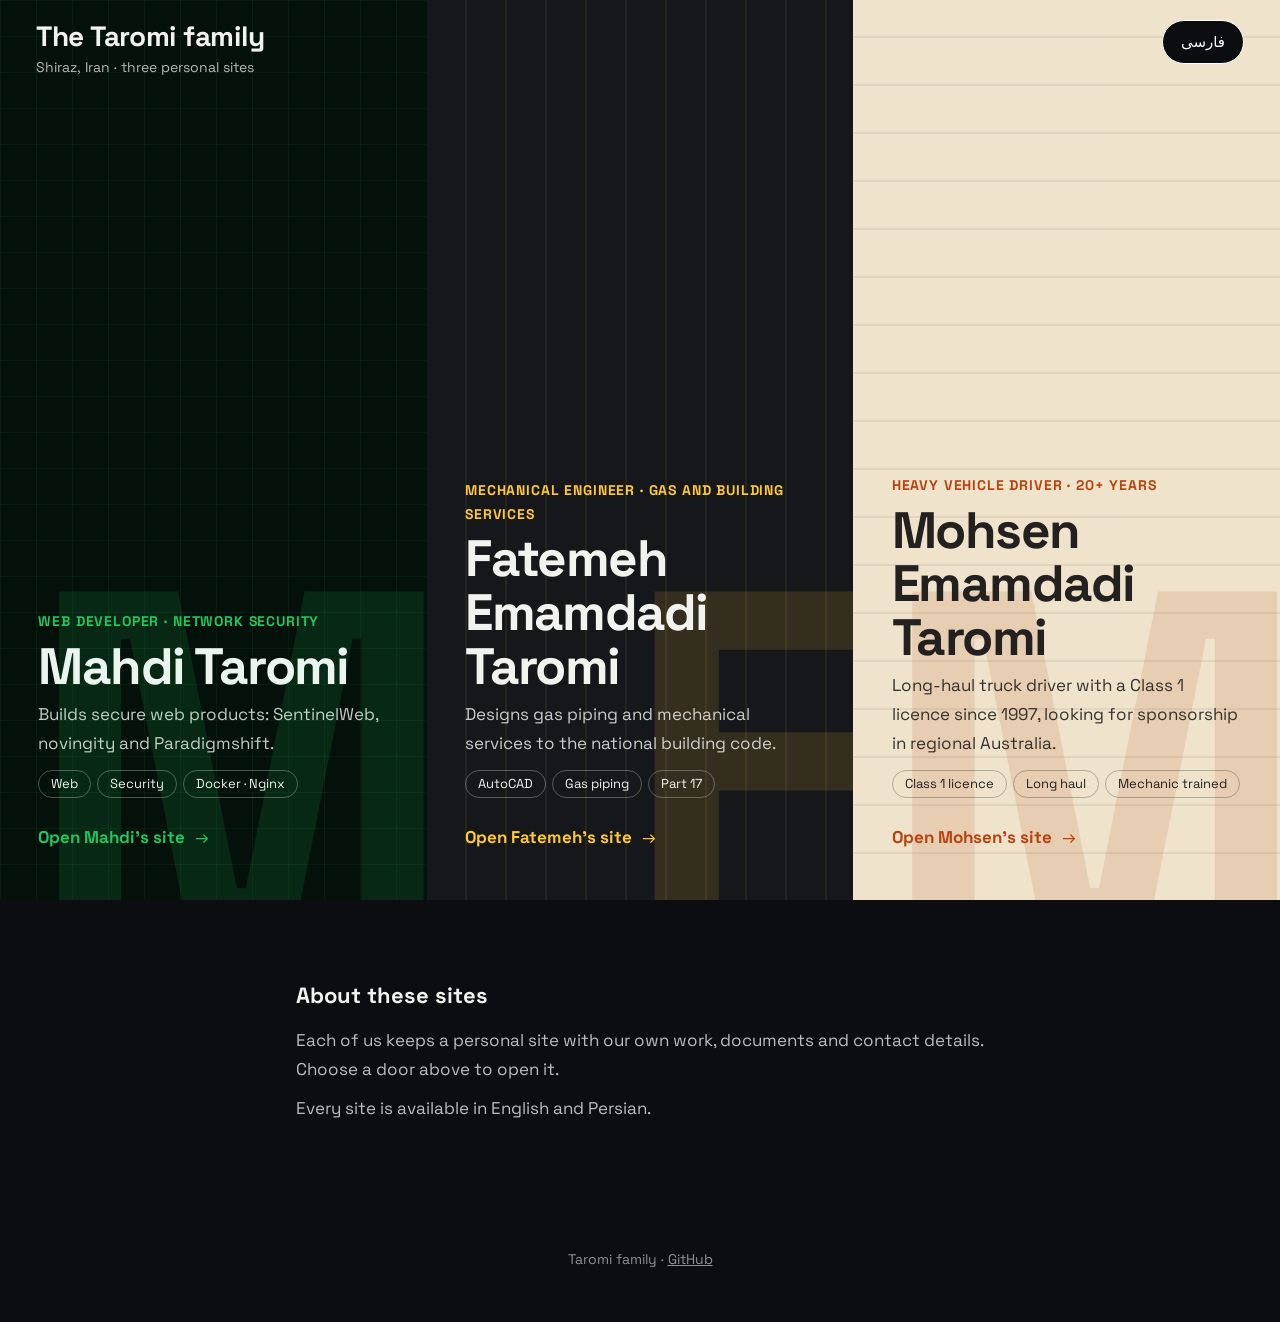
<file: index.html>
<!doctype html>
<html lang="en" dir="ltr">
<head>
<meta charset="utf-8">
<meta name="viewport" content="width=device-width, initial-scale=1">
<title>Taromi Family · Mahdi, Fatemeh and Mohsen</title>
<meta name="description" content="Home of the Taromi family from Shiraz, Iran: Mahdi (web developer), Fatemeh (mechanical engineer) and Mohsen (heavy vehicle driver). Open each person&#x27;s own site.">
<link rel="canonical" href="https://family.taromi.net/">
<link rel="alternate" hreflang="en" href="https://family.taromi.net/"><link rel="alternate" hreflang="fa" href="https://family.taromi.net/fa/"><link rel="alternate" hreflang="x-default" href="https://family.taromi.net/">
<meta property="og:type" content="website"><meta property="og:title" content="Taromi Family · Mahdi, Fatemeh and Mohsen"><meta property="og:description" content="Home of the Taromi family from Shiraz, Iran: Mahdi (web developer), Fatemeh (mechanical engineer) and Mohsen (heavy vehicle driver). Open each person&#x27;s own site."><meta property="og:url" content="https://family.taromi.net/">
<meta name="theme-color" content="#0b0d10">
<link rel="icon" href="favicon.svg" type="image/svg+xml">
<link rel="preconnect" href="https://fonts.googleapis.com"><link rel="preconnect" href="https://fonts.gstatic.com" crossorigin>
<meta name="robots" content="index,follow,max-image-preview:large,max-snippet:-1"><meta property="og:locale" content="en_US"><meta property="og:locale:alternate" content="fa_IR"><meta property="og:image" content="https://family.taromi.net/og-card.png"><meta property="og:image:width" content="1200"><meta property="og:image:height" content="630"><meta property="og:image:alt" content="Taromi Family · Mahdi, Fatemeh and Mohsen"><meta name="twitter:card" content="summary_large_image"><meta name="twitter:title" content="Taromi Family · Mahdi, Fatemeh and Mohsen"><meta name="twitter:description" content="Home of the Taromi family from Shiraz, Iran: Mahdi (web developer), Fatemeh (mechanical engineer) and Mohsen (heavy vehicle driver). Open each person&#x27;s own site."><meta name="twitter:image" content="https://family.taromi.net/og-card.png">
<link rel="stylesheet" href="https://fonts.googleapis.com/css2?family=Space+Grotesk:wght@500;700&display=swap">
<script type="application/ld+json">{"@context": "https://schema.org", "@type": "WebSite", "name": "Taromi Family", "url": "https://family.taromi.net/", "inLanguage": ["en", "fa"], "about": [{"@type": "Person", "name": "Mahdi Taromi", "jobTitle": "Web developer", "url": "https://sentinelweb.ir/en/mahdi-taromi"}, {"@type": "Person", "name": "Fatemeh Emamdadi Taromi", "jobTitle": "Mechanical engineer", "url": "https://mahditaromi2010-lab.github.io/fatemeh.taromi/"}, {"@type": "Person", "name": "Mohsen Emamdadi Taromi", "jobTitle": "Heavy vehicle driver", "url": "https://mohsen.taromi.net/"}]}</script>
<link rel="stylesheet" href="style.css">
</head>
<body>
<a class="skip" href="#doors">Skip to people</a>
<header class="bar"><div class="id"><h1>The Taromi family</h1><p>Shiraz, Iran · three personal sites</p></div>
<a class="lang" href="fa/" lang="fa" hreflang="fa">فارسی</a></header>
<main><ul class="doors" id="doors"><li class="door d-m"><a href="https://sentinelweb.ir/en/mahdi-taromi" data-key="mahdi" rel="noopener">
<span class="mono" aria-hidden="true">M</span>
<span class="txt"><span class="role">Web developer · Network security</span><h2>Mahdi Taromi</h2><span class="desc">Builds secure web products: SentinelWeb, novingity and Paradigmshift.</span>
<span class="tags"><i>Web</i><i>Security</i><i>Docker · Nginx</i></span>
<span class="go">Open Mahdi’s site<b aria-hidden="true">→</b></span></span></a></li><li class="door d-f"><a href="https://mahditaromi2010-lab.github.io/fatemeh.taromi/" data-key="fatemeh" rel="noopener">
<span class="mono" aria-hidden="true">F</span>
<span class="txt"><span class="role">Mechanical engineer · Gas and building services</span><h2>Fatemeh Emamdadi Taromi</h2><span class="desc">Designs gas piping and mechanical services to the national building code.</span>
<span class="tags"><i>AutoCAD</i><i>Gas piping</i><i>Part 17</i></span>
<span class="go">Open Fatemeh’s site<b aria-hidden="true">→</b></span></span></a></li><li class="door d-o"><a href="https://mohsen.taromi.net/" data-key="mohsen" rel="noopener">
<span class="mono" aria-hidden="true">M</span>
<span class="txt"><span class="role">Heavy vehicle driver · 20+ years</span><h2>Mohsen Emamdadi Taromi</h2><span class="desc">Long-haul truck driver with a Class 1 licence since 1997, looking for sponsorship in regional Australia.</span>
<span class="tags"><i>Class 1 licence</i><i>Long haul</i><i>Mechanic trained</i></span>
<span class="go">Open Mohsen’s site<b aria-hidden="true">→</b></span></span></a></li></ul>
<section class="about" aria-labelledby="ab"><h2 id="ab">About these sites</h2><p>Each of us keeps a personal site with our own work, documents and contact details. Choose a door above to open it.</p><p>Every site is available in English and Persian.</p></section></main>
<footer class="foot">Taromi family · <a href="https://github.com/mahditaromi2010-lab" rel="noopener">GitHub</a></footer>
</body></html>
</file>
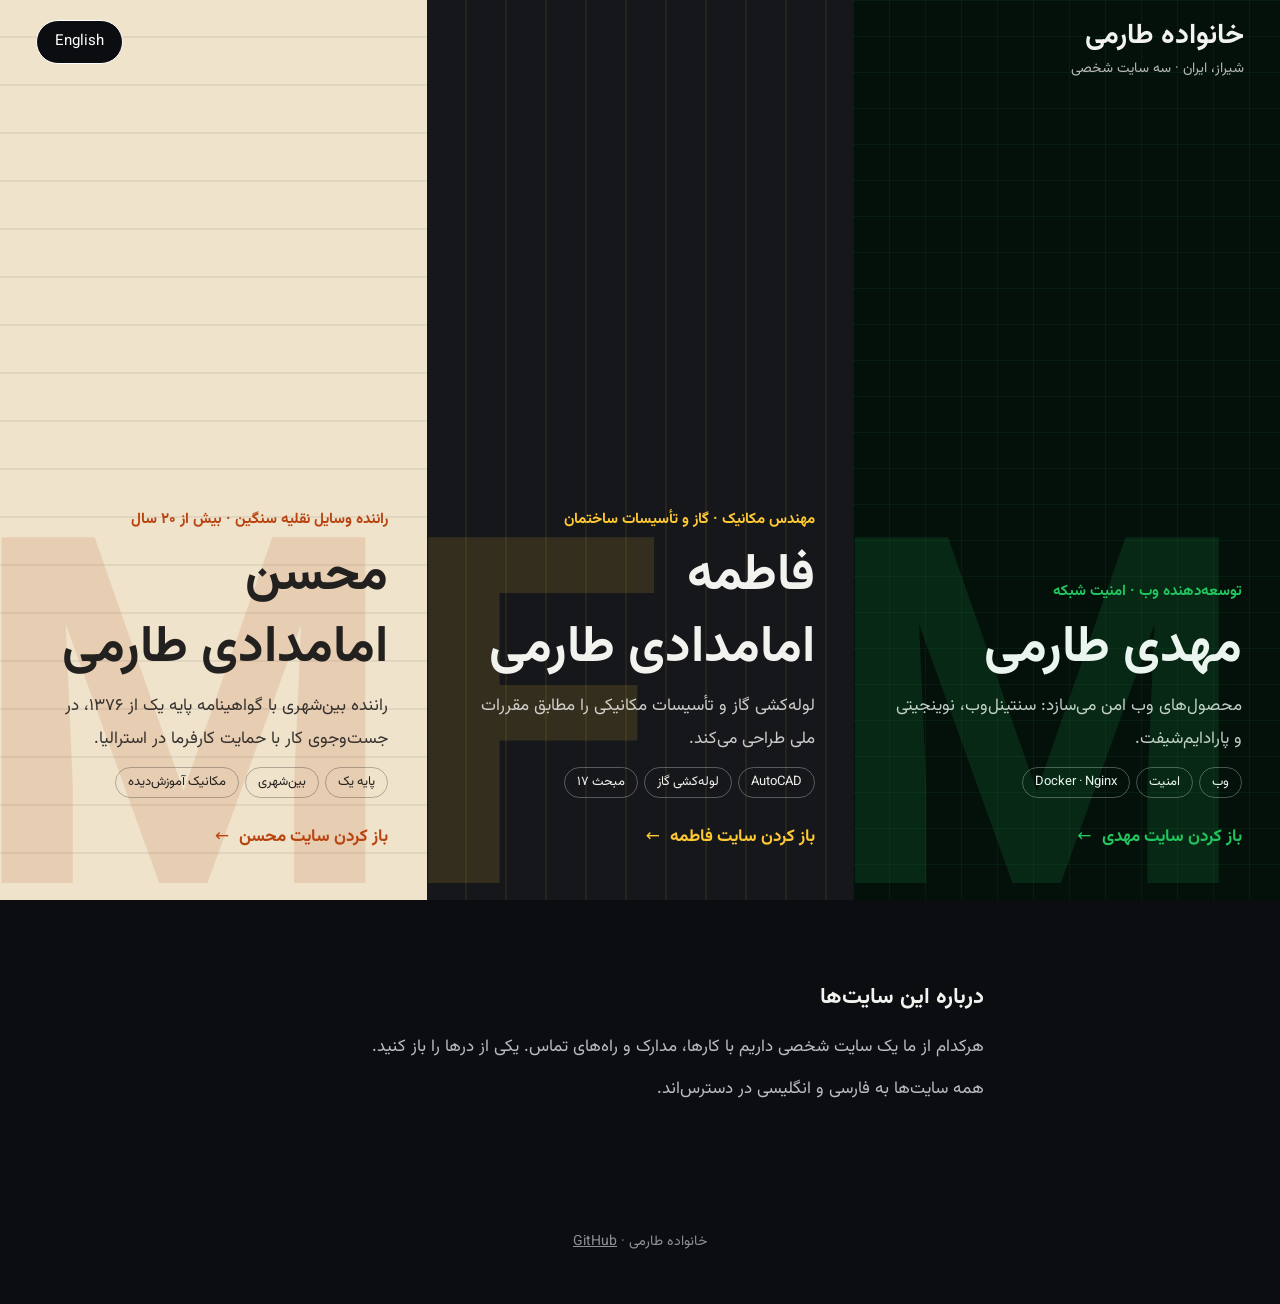
<file: fa/index.html>
<!doctype html>
<html lang="fa" dir="rtl">
<head>
<meta charset="utf-8">
<meta name="viewport" content="width=device-width, initial-scale=1">
<title>خانواده طارمی · مهدی، فاطمه و محسن</title>
<meta name="description" content="صفحه اصلی خانواده طارمی از شیراز: مهدی (توسعه‌دهنده وب)، فاطمه (مهندس مکانیک) و محسن (راننده وسایل نقلیه سنگین). سایت هر نفر را باز کنید.">
<link rel="canonical" href="https://family.taromi.net/fa/">
<link rel="alternate" hreflang="en" href="https://family.taromi.net/"><link rel="alternate" hreflang="fa" href="https://family.taromi.net/fa/"><link rel="alternate" hreflang="x-default" href="https://family.taromi.net/">
<meta property="og:type" content="website"><meta property="og:title" content="خانواده طارمی · مهدی، فاطمه و محسن"><meta property="og:description" content="صفحه اصلی خانواده طارمی از شیراز: مهدی (توسعه‌دهنده وب)، فاطمه (مهندس مکانیک) و محسن (راننده وسایل نقلیه سنگین). سایت هر نفر را باز کنید."><meta property="og:url" content="https://family.taromi.net/fa/">
<meta name="theme-color" content="#0b0d10">
<link rel="icon" href="../favicon.svg" type="image/svg+xml">
<link rel="preconnect" href="https://fonts.googleapis.com"><link rel="preconnect" href="https://fonts.gstatic.com" crossorigin>
<meta name="robots" content="index,follow,max-image-preview:large,max-snippet:-1"><meta property="og:locale" content="fa_IR"><meta property="og:locale:alternate" content="en_US"><meta property="og:image" content="https://family.taromi.net/og-card.png"><meta property="og:image:width" content="1200"><meta property="og:image:height" content="630"><meta property="og:image:alt" content="خانواده طارمی · مهدی، فاطمه و محسن"><meta name="twitter:card" content="summary_large_image"><meta name="twitter:title" content="خانواده طارمی · مهدی، فاطمه و محسن"><meta name="twitter:description" content="صفحه اصلی خانواده طارمی از شیراز: مهدی (توسعه‌دهنده وب)، فاطمه (مهندس مکانیک) و محسن (راننده وسایل نقلیه سنگین). سایت هر نفر را باز کنید."><meta name="twitter:image" content="https://family.taromi.net/og-card.png">
<link rel="stylesheet" href="https://fonts.googleapis.com/css2?family=Vazirmatn:wght@400;600;800&display=swap">
<script type="application/ld+json">{"@context": "https://schema.org", "@type": "WebSite", "name": "Taromi Family", "url": "https://family.taromi.net/", "inLanguage": ["en", "fa"], "about": [{"@type": "Person", "name": "Mahdi Taromi", "jobTitle": "Web developer", "url": "https://sentinelweb.ir/en/mahdi-taromi"}, {"@type": "Person", "name": "Fatemeh Emamdadi Taromi", "jobTitle": "Mechanical engineer", "url": "https://mahditaromi2010-lab.github.io/fatemeh.taromi/"}, {"@type": "Person", "name": "Mohsen Emamdadi Taromi", "jobTitle": "Heavy vehicle driver", "url": "https://mohsen.taromi.net/"}]}</script>
<link rel="stylesheet" href="../style.css">
</head>
<body>
<a class="skip" href="#doors">رفتن به افراد</a>
<header class="bar"><div class="id"><h1>خانواده طارمی</h1><p>شیراز، ایران · سه سایت شخصی</p></div>
<a class="lang" href="../" lang="en" hreflang="en">English</a></header>
<main><ul class="doors" id="doors"><li class="door d-m"><a href="https://sentinelweb.ir/en/mahdi-taromi" data-key="mahdi" rel="noopener">
<span class="mono" aria-hidden="true">M</span>
<span class="txt"><span class="role">توسعه‌دهنده وب · امنیت شبکه</span><h2>مهدی طارمی</h2><span class="desc">محصول‌های وب امن می‌سازد: سنتینل‌وب، نوینجیتی و پارادایم‌شیفت.</span>
<span class="tags"><i>وب</i><i>امنیت</i><i>Docker · Nginx</i></span>
<span class="go">باز کردن سایت مهدی<b aria-hidden="true">←</b></span></span></a></li><li class="door d-f"><a href="https://mahditaromi2010-lab.github.io/fatemeh.taromi/" data-key="fatemeh" rel="noopener">
<span class="mono" aria-hidden="true">F</span>
<span class="txt"><span class="role">مهندس مکانیک · گاز و تأسیسات ساختمان</span><h2>فاطمه امامدادی طارمی</h2><span class="desc">لوله‌کشی گاز و تأسیسات مکانیکی را مطابق مقررات ملی طراحی می‌کند.</span>
<span class="tags"><i>AutoCAD</i><i>لوله‌کشی گاز</i><i>مبحث ۱۷</i></span>
<span class="go">باز کردن سایت فاطمه<b aria-hidden="true">←</b></span></span></a></li><li class="door d-o"><a href="https://mohsen.taromi.net/" data-key="mohsen" rel="noopener">
<span class="mono" aria-hidden="true">M</span>
<span class="txt"><span class="role">راننده وسایل نقلیه سنگین · بیش از ۲۰ سال</span><h2>محسن امامدادی طارمی</h2><span class="desc">راننده بین‌شهری با گواهینامه پایه یک از ۱۳۷۶، در جست‌وجوی کار با حمایت کارفرما در استرالیا.</span>
<span class="tags"><i>پایه یک</i><i>بین‌شهری</i><i>مکانیک آموزش‌دیده</i></span>
<span class="go">باز کردن سایت محسن<b aria-hidden="true">←</b></span></span></a></li></ul>
<section class="about" aria-labelledby="ab"><h2 id="ab">درباره این سایت‌ها</h2><p>هرکدام از ما یک سایت شخصی داریم با کارها، مدارک و راه‌های تماس. یکی از درها را باز کنید.</p><p>همه سایت‌ها به فارسی و انگلیسی در دسترس‌اند.</p></section></main>
<footer class="foot">خانواده طارمی · <a href="https://github.com/mahditaromi2010-lab" rel="noopener">GitHub</a></footer>
</body></html>
</file>
<file: style.css>
:root{--font:"Space Grotesk","Segoe UI",system-ui,sans-serif;color-scheme:dark}
html[lang="fa"]{--font:Vazirmatn,Tahoma,system-ui,sans-serif}
*{box-sizing:border-box}
html{scroll-behavior:smooth}
body{margin:0;background:#0b0d10;color:#f2f2ee;font:17px/1.7 var(--font);-webkit-font-smoothing:antialiased;touch-action:manipulation}
html[lang="fa"] body{line-height:1.9}
a{color:inherit}
:focus-visible{outline:3px solid #fff;outline-offset:-6px}
.skip{position:absolute;inset-inline-start:16px;top:-56px;background:#fff;color:#000;padding:10px 16px;border-radius:8px;z-index:30}.skip:focus{top:12px}
.bar{position:absolute;inset:0 0 auto 0;z-index:10;display:flex;justify-content:space-between;align-items:flex-start;gap:16px;padding:20px clamp(16px,3vw,36px);pointer-events:none}
.bar>*{pointer-events:auto}
.bar h1{margin:0;font-size:clamp(20px,2.2vw,28px);line-height:1.2;letter-spacing:-.01em}
html[lang="fa"] .bar h1{letter-spacing:0}
.bar p{margin:2px 0 0;font-size:14px;opacity:.75}
.lang{display:inline-flex;align-items:center;min-height:44px;padding:0 18px;border:1px solid #fff;border-radius:999px;text-decoration:none;font-size:15px;background:#0b0d10;color:#fff;transition:background-color .15s,color .15s}
.lang:hover{background:#fff;color:#000}
.doors{list-style:none;margin:0;padding:0;display:flex;flex-direction:column;min-height:100svh}
.door{flex:1;display:flex;min-height:34svh;position:relative;overflow:hidden}
.door a{flex:1;display:flex;align-items:flex-end;gap:20px;padding:clamp(20px,3vw,44px);text-decoration:none;position:relative;background:var(--bg);color:var(--fg)}
.door .mono{position:absolute;inset-inline-end:-.06em;bottom:-.22em;font:700 clamp(220px,38vw,520px)/1 var(--font);color:var(--ac);opacity:.13;pointer-events:none;transition:opacity .4s,transform .5s}
.door .txt{position:relative;display:flex;flex-direction:column;gap:6px;max-width:560px}
.door .role{font-size:14px;font-weight:700;color:var(--ac);letter-spacing:.06em;text-transform:uppercase}
html[lang="fa"] .door .role{letter-spacing:0;text-transform:none;font-size:15px}
.door h2{margin:0;font-size:clamp(30px,4vw,56px);line-height:1.05;letter-spacing:-.03em;text-wrap:balance}
html[lang="fa"] .door h2{letter-spacing:0;line-height:1.4}
.door .desc{max-width:44ch;opacity:.82;font-size:17px;text-wrap:pretty}
.door .tags{display:flex;flex-wrap:wrap;gap:6px;margin-top:6px}
.door .tags i{font-style:normal;font-size:13px;padding:2px 12px;border:1px solid color-mix(in srgb,var(--fg) 30%,transparent);border-radius:999px}
.door .go{display:inline-flex;align-items:center;gap:10px;margin-top:10px;min-height:48px;font-weight:700;color:var(--ac);font-size:17px}
.door .go b{font-weight:400;transition:transform .2s}
.door a:hover .go b{transform:translateX(6px)}[dir="rtl"] .door a:hover .go b{transform:translateX(-6px)}
.door a:hover .mono{opacity:.22}
.d-m{--bg:#04100a;--fg:#e9f5ee;--ac:#22c55e}
.d-m a{background-image:linear-gradient(rgba(34,197,94,.07) 1px,transparent 1px),linear-gradient(90deg,rgba(34,197,94,.07) 1px,transparent 1px);background-size:36px 36px}
.d-f{--bg:#15171b;--fg:#f2f2ee;--ac:#ffc933}
.d-f a{background-image:repeating-linear-gradient(90deg,transparent 0 38px,rgba(255,201,51,.07) 38px 40px)}
.d-o{--bg:#efe3cc;--fg:#23211f;--ac:#b8430f}
.d-o a{background-image:repeating-linear-gradient(0deg,transparent 0 46px,rgba(35,33,31,.07) 46px 48px)}
.d-o .desc{opacity:.9}
.about{padding:clamp(36px,6vw,80px) clamp(16px,3vw,36px);max-width:760px;margin-inline:auto}
.about h2{margin:0 0 12px;font-size:22px}
.about p{margin:0 0 10px;color:#b9bcc2}
.foot{padding:28px clamp(16px,3vw,36px) 40px;color:#8d9097;font-size:14px;text-align:center}
.foot a{display:inline-flex;min-height:44px;align-items:center}
@media (min-width:900px) and (hover:hover){
  .doors{flex-direction:row;height:100svh;min-height:600px}
  .door{min-height:0;flex:1;transition:flex .55s cubic-bezier(.2,.7,.2,1)}
  .door:hover,.door:focus-within{flex:2.3}
  .doors:has(.door:hover) .door:not(:hover) .desc,.doors:has(.door:hover) .door:not(:hover) .tags{opacity:0}
  .door .desc,.door .tags,.door .go{transition:opacity .3s}
  .door a{padding-top:110px}
  .door .txt{min-width:300px}
}
@media (min-width:900px){.door{min-height:0}.doors{flex-direction:row;height:100svh;min-height:600px}.door a{padding-top:110px}}
@media (max-width:899px){.bar{position:static;background:#0b0d10;padding-bottom:14px}.door{min-height:42svh}.door a{padding-top:28px}}
@keyframes rise{from{opacity:0;transform:translateY(40px)}to{opacity:1;transform:none}}
@keyframes drift{50%{transform:translateY(-14px) rotate(-2deg)}}
.door{animation:rise .9s cubic-bezier(.2,.8,.2,1) both}.door:nth-child(2){animation-delay:.12s}.door:nth-child(3){animation-delay:.24s}
.door .mono{animation:drift 9s ease-in-out infinite}.door:nth-child(2) .mono{animation-delay:-3s}.door:nth-child(3) .mono{animation-delay:-6s}
@media (prefers-reduced-motion:reduce){*{transition:none!important;animation:none!important}html{scroll-behavior:auto}}
</file>
